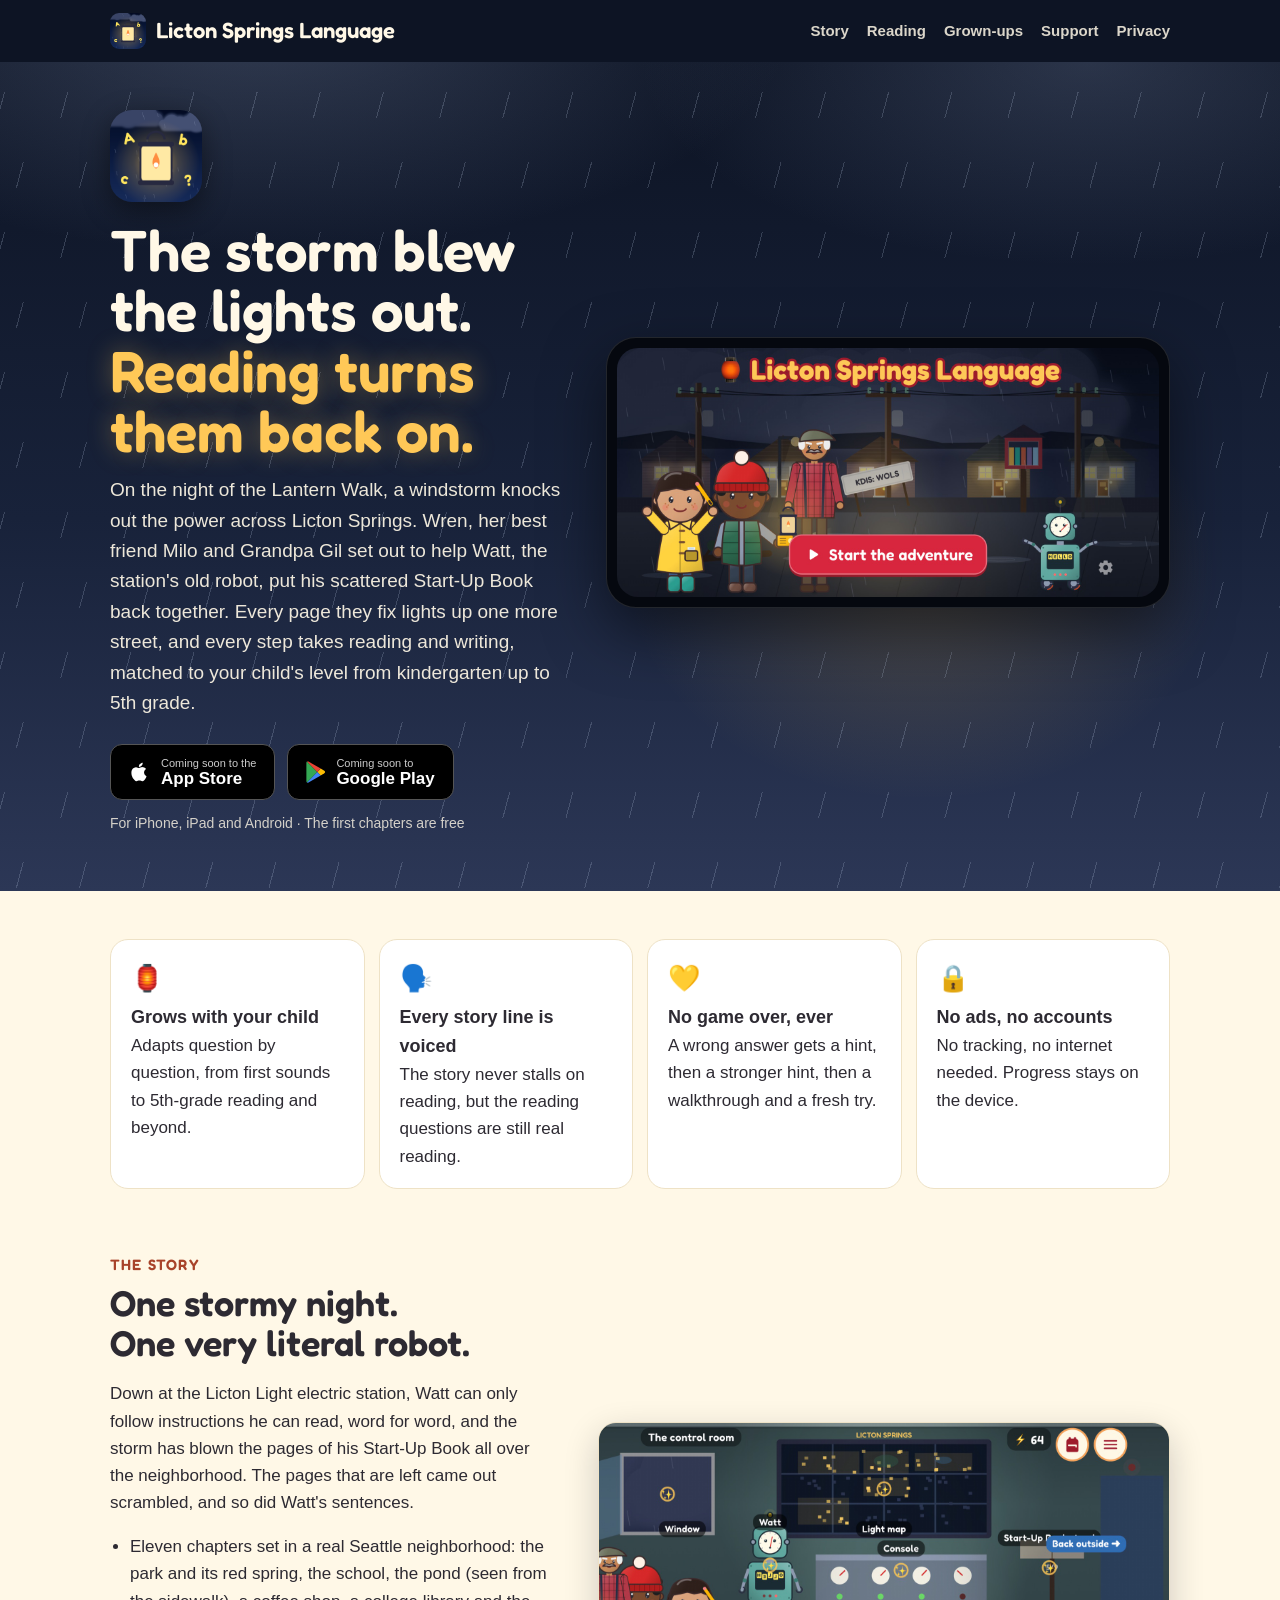
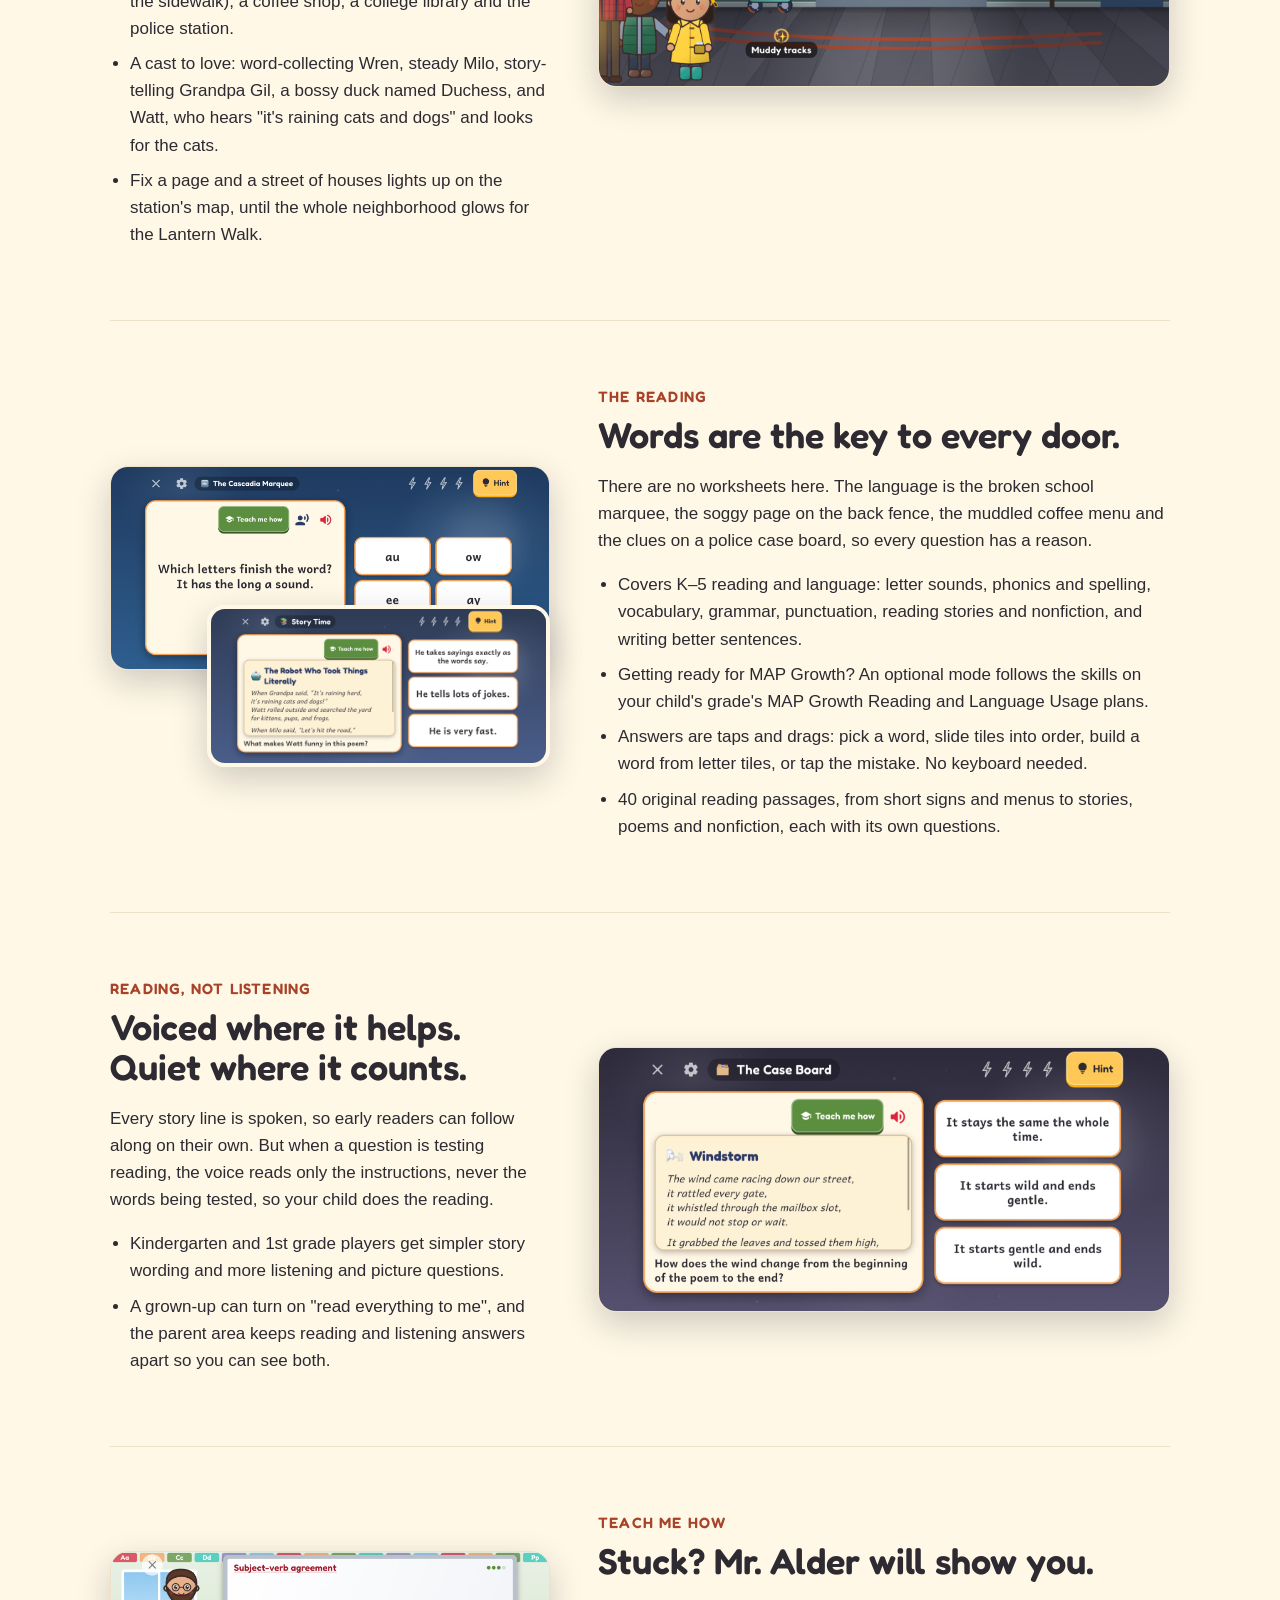
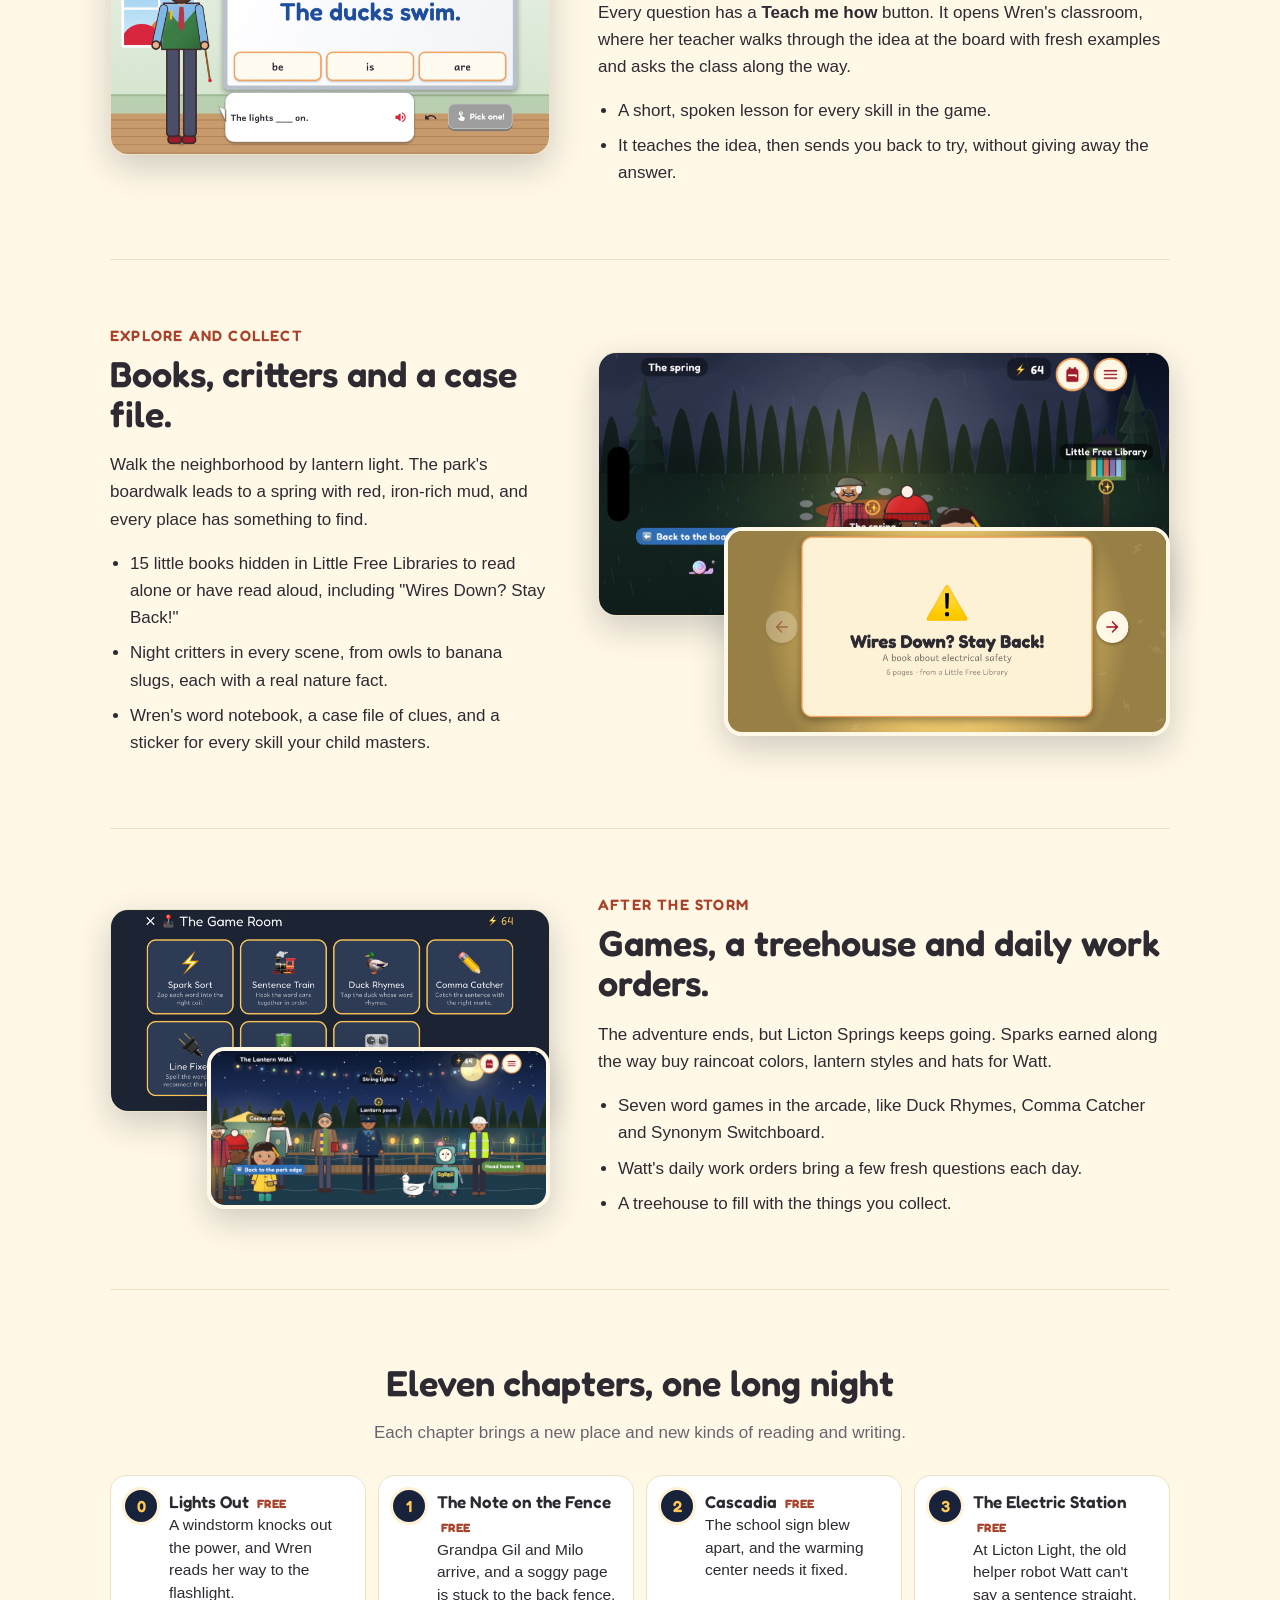
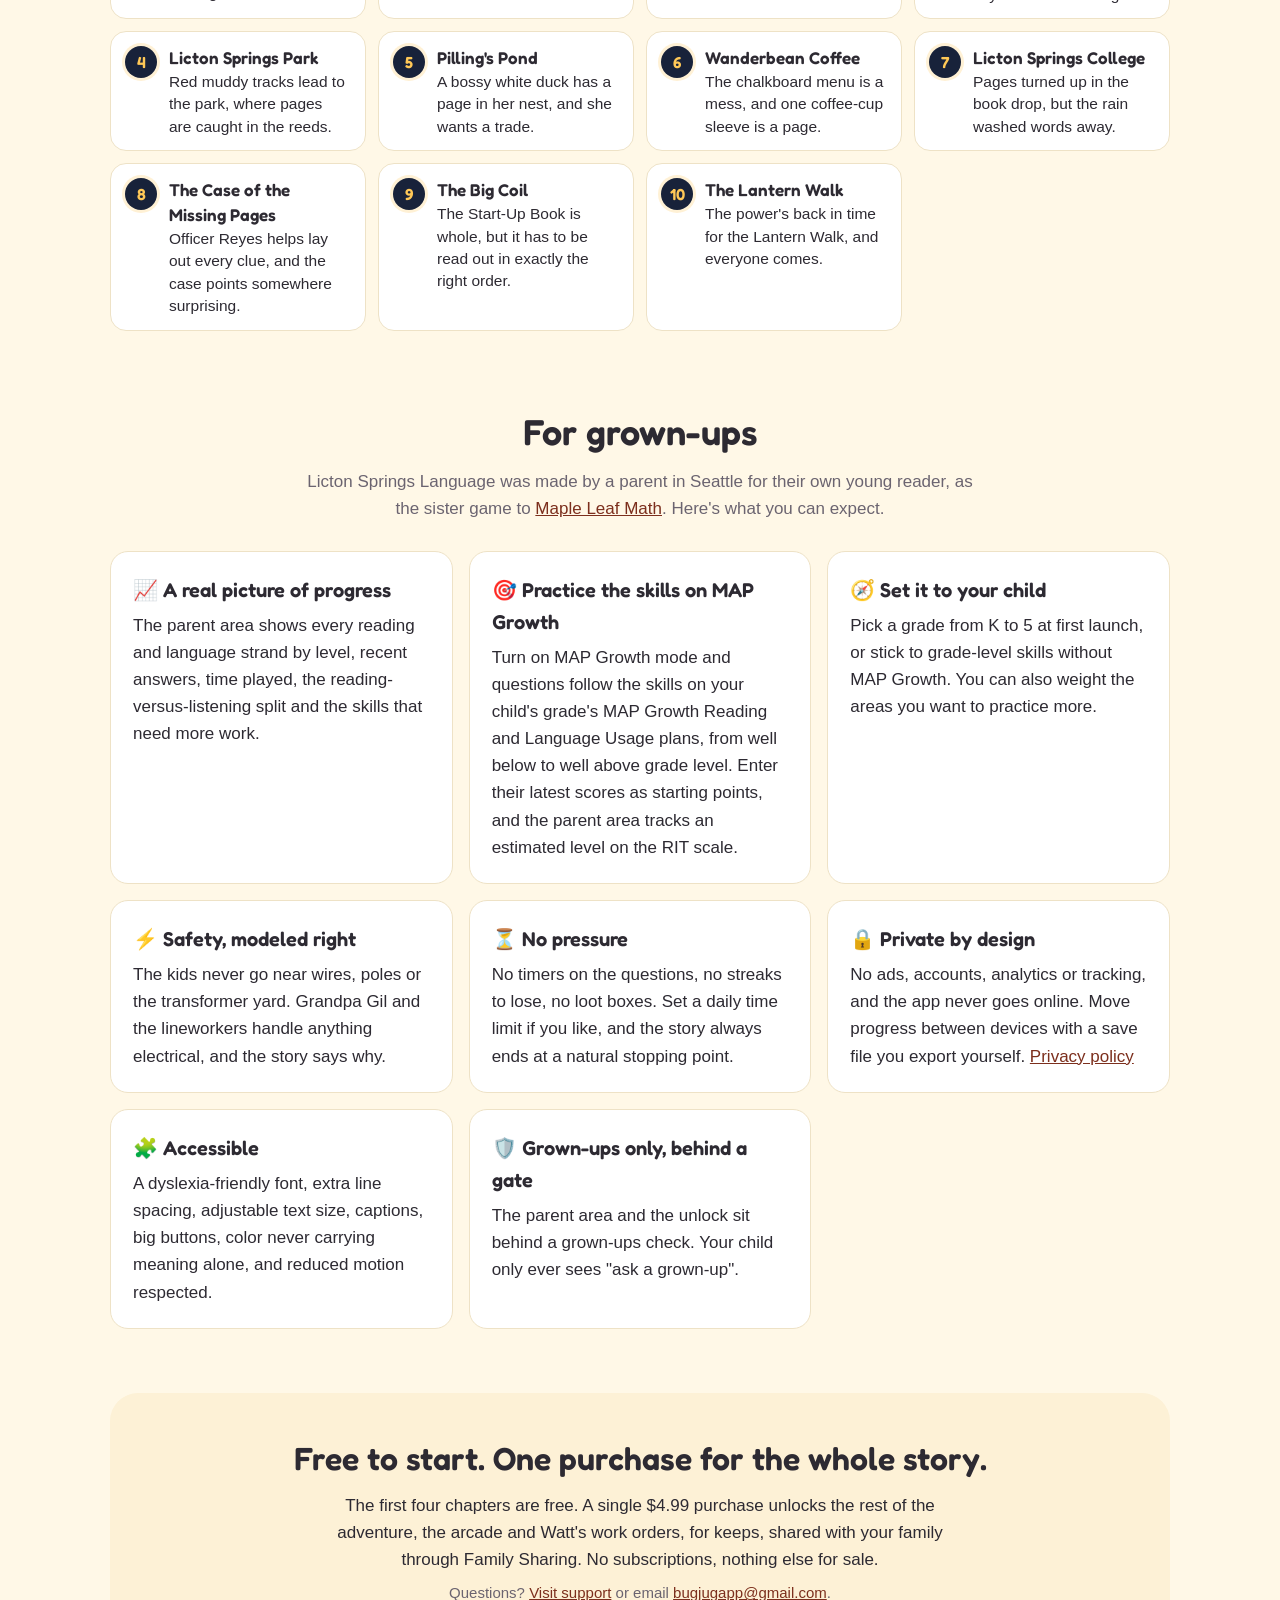
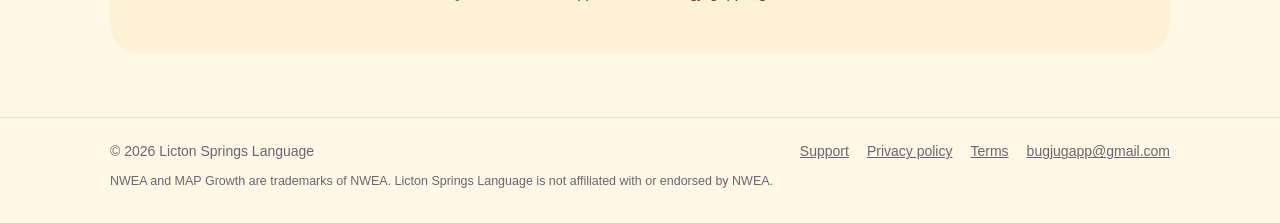
<file: index.html>
<!DOCTYPE html>
<html lang="en">
<head>
  <meta charset="utf-8">
  <meta name="viewport" content="width=device-width, initial-scale=1">
  <title>Licton Springs Language: A Reading Adventure</title>
  <meta name="description" content="A story-driven reading and writing adventure for kids in kindergarten to 5th grade. A storm knocks out the power, and Wren reads her way across the neighborhood to turn the lights back on. Adaptive phonics, vocabulary, grammar, reading and writing, practices the skills on NWEA MAP Growth Reading and Language Usage, fully voiced, no ads, no accounts, no tracking. For iPhone, iPad and Android.">
  <meta property="og:title" content="Licton Springs Language: A Reading Adventure">
  <meta property="og:description" content="The storm blew the power out and scattered a robot's Start-Up Book across the neighborhood. Reading and writing are how you turn the lights back on. Adaptive K–5 reading and language practice inside a fully voiced story, with no ads and no tracking.">
  <meta property="og:image" content="https://lictonspringslanguage.github.io/img/og.jpg">
  <meta property="og:url" content="https://lictonspringslanguage.github.io/">
  <meta name="twitter:card" content="summary_large_image">
  <meta name="theme-color" content="#0d1424">
  <link rel="icon" href="favicon.png">
  <link rel="apple-touch-icon" href="apple-touch-icon.png">
  <link rel="stylesheet" href="style.css">
</head>
<body>
<header class="bar">
  <div class="wrap">
    <a class="brand" href="./"><img src="img/icon.png" alt="">Licton Springs Language</a>
    <nav>
      <a class="wide" href="#story">Story</a>
      <a class="wide" href="#reading">Reading</a>
      <a class="wide" href="#grownups">Grown-ups</a>
      <a href="support.html">Support</a>
      <a href="privacy.html">Privacy</a>
    </nav>
  </div>
</header>

<section class="hero">
  <div class="wrap">
    <div>
      <img class="hero-icon" src="img/icon.png" alt="Licton Springs Language app icon: a lantern in the rain with letters rising around it">
      <h1>The storm blew the lights out.<br><em>Reading turns them back on.</em></h1>
      <p>On the night of the Lantern Walk, a windstorm knocks out the power across Licton Springs.
        Wren, her best friend Milo and Grandpa Gil set out to help Watt, the station's old robot,
        put his scattered Start-Up Book back together. Every page they fix lights up one more street,
        and every step takes reading and writing, matched to your child's level from kindergarten up
        to 5th grade.</p>
      <div class="cta">
        <span class="badge" aria-label="Coming soon to the App Store">
          <svg width="22" height="22" viewBox="0 0 24 24" aria-hidden="true"><path fill="currentColor" d="M16.4 12.6c0-2.6 2.1-3.8 2.2-3.9-1.2-1.8-3.1-2-3.7-2-1.6-.2-3.1.9-3.9.9-.8 0-2-.9-3.3-.9-1.7 0-3.3 1-4.2 2.5-1.8 3.1-.5 7.7 1.3 10.2.9 1.2 1.9 2.6 3.2 2.6 1.3-.1 1.8-.8 3.3-.8 1.6 0 2 .8 3.3.8 1.4 0 2.3-1.3 3.1-2.5 1-1.4 1.4-2.8 1.4-2.9 0 0-2.7-1-2.7-4zM13.9 5c.7-.9 1.2-2 1-3.2-1 0-2.3.7-3 1.6-.7.8-1.2 2-1.1 3.1 1.2.1 2.3-.6 3.1-1.5z"/></svg>
          <span><small>Coming soon to the</small>App Store</span>
        </span>
        <span class="badge" aria-label="Coming soon to Google Play">
          <svg width="20" height="22" viewBox="0 0 20 22" aria-hidden="true"><path fill="#34a853" d="M1 .6 11.3 11 1 21.4c-.4-.2-.6-.6-.6-1.1V1.7C.4 1.2.6.8 1 .6z"/><path fill="#fbbc04" d="m14.7 7.6 3.6 2.1c1 .6 1 2 0 2.6l-3.6 2.1-3.4-3.4z"/><path fill="#4285f4" d="M11.3 11 14.7 14.4 2.5 21.4c-.5.3-1 .3-1.5 0z"/><path fill="#ea4335" d="M1 .6c.5-.3 1-.3 1.5 0l12.2 7-3.4 3.4z"/></svg>
          <span><small>Coming soon to</small>Google Play</span>
        </span>
        <span class="note">For iPhone, iPad and Android · The first chapters are free</span>
      </div>
    </div>
    <div class="device"><img src="img/title.jpg" alt="The title screen: Wren, Milo and Grandpa Gil on a stormy street at night, with Watt the robot and a Start the adventure button"></div>
  </div>
</section>

<main class="wrap">
  <ul class="pills">
    <li><span class="e">🏮</span><strong>Grows with your child</strong>Adapts question by question, from first sounds to 5th-grade reading and beyond.</li>
    <li><span class="e">🗣️</span><strong>Every story line is voiced</strong>The story never stalls on reading, but the reading questions are still real reading.</li>
    <li><span class="e">💛</span><strong>No game over, ever</strong>A wrong answer gets a hint, then a stronger hint, then a walkthrough and a fresh try.</li>
    <li><span class="e">🔒</span><strong>No ads, no accounts</strong>No tracking, no internet needed. Progress stays on the device.</li>
  </ul>

  <div class="feature" id="story">
    <div>
      <p class="kicker">The story</p>
      <h2>One stormy night.<br>One very literal robot.</h2>
      <p>Down at the Licton Light electric station, Watt can only follow instructions he can read,
        word for word, and the storm has blown the pages of his Start-Up Book all over the
        neighborhood. The pages that are left came out scrambled, and so did Watt's sentences.</p>
      <ul>
        <li>Eleven chapters set in a real Seattle neighborhood: the park and its red spring, the
          school, the pond (seen from the sidewalk), a coffee shop, a college library and the
          police station.</li>
        <li>A cast to love: word-collecting Wren, steady Milo, story-telling Grandpa Gil, a bossy
          duck named Duchess, and Watt, who hears "it's raining cats and dogs" and looks for the
          cats.</li>
        <li>Fix a page and a street of houses lights up on the station's map, until the whole
          neighborhood glows for the Lantern Walk.</li>
      </ul>
    </div>
    <figure>
      <img class="shot" src="img/control-room.jpg" alt="The Licton Light control room by lantern light: Watt the robot, the console and the neighborhood light map with a few streets lit" loading="lazy">
    </figure>
  </div>

  <div class="feature flip" id="reading">
    <div>
      <p class="kicker">The reading</p>
      <h2>Words are the key to every door.</h2>
      <p>There are no worksheets here. The language is the broken school marquee, the soggy page on
        the back fence, the muddled coffee menu and the clues on a police case board, so every
        question has a reason.</p>
      <ul>
        <li>Covers K–5 reading and language: letter sounds, phonics and spelling, vocabulary,
          grammar, punctuation, reading stories and nonfiction, and writing better sentences.</li>
        <li>Getting ready for MAP Growth? An optional mode follows the skills on your child's
          grade's MAP Growth Reading and Language Usage plans.</li>
        <li>Answers are taps and drags: pick a word, slide tiles into order, build a word from
          letter tiles, or tap the mistake. No keyboard needed.</li>
        <li>40 original reading passages, from short signs and menus to stories, poems and
          nonfiction, each with its own questions.</li>
      </ul>
    </div>
    <figure>
      <img class="shot" src="img/marquee.jpg" alt="A puzzle at the Cascadia school marquee: which letters finish the word st__ with the long a sound" loading="lazy">
      <img class="shot small" src="img/passage.jpg" alt="A poem called The Robot Who Took Things Literally, with the question: what makes Watt funny in this poem?" loading="lazy">
    </figure>
  </div>

  <div class="feature">
    <div>
      <p class="kicker">Reading, not listening</p>
      <h2>Voiced where it helps.<br>Quiet where it counts.</h2>
      <p>Every story line is spoken, so early readers can follow along on their own. But when a
        question is testing reading, the voice reads only the instructions, never the words being
        tested, so your child does the reading.</p>
      <ul>
        <li>Kindergarten and 1st grade players get simpler story wording and more listening and
          picture questions.</li>
        <li>A grown-up can turn on "read everything to me", and the parent area keeps reading and
          listening answers apart so you can see both.</li>
      </ul>
    </div>
    <figure>
      <img class="shot" src="img/case-board.jpg" alt="A reading question at the case board: a poem called Windstorm, asking how the wind changes from beginning to end" loading="lazy">
    </figure>
  </div>

  <div class="feature flip">
    <div>
      <p class="kicker">Teach me how</p>
      <h2>Stuck? Mr. Alder will show you.</h2>
      <p>Every question has a <strong>Teach me how</strong> button. It opens Wren's classroom,
        where her teacher walks through the idea at the board with fresh examples and asks the class
        along the way.</p>
      <ul>
        <li>A short, spoken lesson for every skill in the game.</li>
        <li>It teaches the idea, then sends you back to try, without giving away the answer.</li>
      </ul>
    </div>
    <figure>
      <img class="shot" src="img/lesson.jpg" alt="Mr. Alder's lesson on subject-verb agreement: The ducks swim. The class picks be, is or are for The lights ___ on." loading="lazy">
    </figure>
  </div>

  <div class="feature">
    <div>
      <p class="kicker">Explore and collect</p>
      <h2>Books, critters and a case file.</h2>
      <p>Walk the neighborhood by lantern light. The park's boardwalk leads to a spring with red,
        iron-rich mud, and every place has something to find.</p>
      <ul>
        <li>15 little books hidden in Little Free Libraries to read alone or have read aloud,
          including "Wires Down? Stay Back!"</li>
        <li>Night critters in every scene, from owls to banana slugs, each with a real nature fact.</li>
        <li>Wren's word notebook, a case file of clues, and a sticker for every skill your child masters.</li>
      </ul>
    </div>
    <figure>
      <img class="shot" src="img/spring.jpg" alt="The spring in Licton Springs Park at night: Grandpa Gil, Milo and Wren by lantern light, with a Little Free Library" loading="lazy">
      <img class="shot small" src="img/book.jpg" alt="The cover of the book Wires Down? Stay Back!, a book about electrical safety" loading="lazy">
    </figure>
  </div>

  <div class="feature flip">
    <div>
      <p class="kicker">After the storm</p>
      <h2>Games, a treehouse and daily work orders.</h2>
      <p>The adventure ends, but Licton Springs keeps going. Sparks earned along the way buy
        raincoat colors, lantern styles and hats for Watt.</p>
      <ul>
        <li>Seven word games in the arcade, like Duck Rhymes, Comma Catcher and Synonym Switchboard.</li>
        <li>Watt's daily work orders bring a few fresh questions each day.</li>
        <li>A treehouse to fill with the things you collect.</li>
      </ul>
    </div>
    <figure>
      <img class="shot" src="img/arcade.jpg" alt="The Game Room: Spark Sort, Sentence Train, Duck Rhymes, Comma Catcher, Line Fixer, Prefix Power-Up and Synonym Switchboard" loading="lazy">
      <img class="shot small" src="img/lantern-walk.jpg" alt="The Lantern Walk: the whole cast under string lights by the park, with Duchess the duck and Watt" loading="lazy">
    </figure>
  </div>

  <section class="chapters" id="chapters">
    <h2>Eleven chapters, one long night</h2>
    <p>Each chapter brings a new place and new kinds of reading and writing.</p>
    <ol>
      <li><strong>Lights Out <span class="free">Free</span></strong>A windstorm knocks out the power, and Wren reads her way to the flashlight.</li>
      <li><strong>The Note on the Fence <span class="free">Free</span></strong>Grandpa Gil and Milo arrive, and a soggy page is stuck to the back fence.</li>
      <li><strong>Cascadia <span class="free">Free</span></strong>The school sign blew apart, and the warming center needs it fixed.</li>
      <li><strong>The Electric Station <span class="free">Free</span></strong>At Licton Light, the old helper robot Watt can't say a sentence straight.</li>
      <li><strong>Licton Springs Park</strong>Red muddy tracks lead to the park, where pages are caught in the reeds.</li>
      <li><strong>Pilling's Pond</strong>A bossy white duck has a page in her nest, and she wants a trade.</li>
      <li><strong>Wanderbean Coffee</strong>The chalkboard menu is a mess, and one coffee-cup sleeve is a page.</li>
      <li><strong>Licton Springs College</strong>Pages turned up in the book drop, but the rain washed words away.</li>
      <li><strong>The Case of the Missing Pages</strong>Officer Reyes helps lay out every clue, and the case points somewhere surprising.</li>
      <li><strong>The Big Coil</strong>The Start-Up Book is whole, but it has to be read out in exactly the right order.</li>
      <li><strong>The Lantern Walk</strong>The power's back in time for the Lantern Walk, and everyone comes.</li>
    </ol>
  </section>

  <section class="grownups" id="grownups">
    <h2>For grown-ups</h2>
    <p>Licton Springs Language was made by a parent in Seattle for their own young reader, as the
      sister game to <a href="https://mapleleafmath.github.io/">Maple Leaf Math</a>. Here's what you
      can expect.</p>
    <div class="cards">
      <div class="card">
        <h3>📈 A real picture of progress</h3>
        <p>The parent area shows every reading and language strand by level, recent answers,
          time played, the reading-versus-listening split and the skills that need more work.</p>
      </div>
      <div class="card">
        <h3>🎯 Practice the skills on MAP Growth</h3>
        <p>Turn on MAP Growth mode and questions follow the skills on your child's grade's MAP
          Growth Reading and Language Usage plans, from well below to well above grade level.
          Enter their latest scores as starting points, and the parent area tracks an estimated
          level on the RIT scale.</p>
      </div>
      <div class="card">
        <h3>🧭 Set it to your child</h3>
        <p>Pick a grade from K to 5 at first launch, or stick to grade-level skills without MAP
          Growth. You can also weight the areas you want to practice more.</p>
      </div>
      <div class="card">
        <h3>⚡ Safety, modeled right</h3>
        <p>The kids never go near wires, poles or the transformer yard. Grandpa Gil and the
          lineworkers handle anything electrical, and the story says why.</p>
      </div>
      <div class="card">
        <h3>⏳ No pressure</h3>
        <p>No timers on the questions, no streaks to lose, no loot boxes. Set a daily time limit if
          you like, and the story always ends at a natural stopping point.</p>
      </div>
      <div class="card">
        <h3>🔒 Private by design</h3>
        <p>No ads, accounts, analytics or tracking, and the app never goes online. Move progress
          between devices with a save file you export yourself. <a href="privacy.html">Privacy policy</a></p>
      </div>
      <div class="card">
        <h3>🧩 Accessible</h3>
        <p>A dyslexia-friendly font, extra line spacing, adjustable text size, captions, big
          buttons, color never carrying meaning alone, and reduced motion respected.</p>
      </div>
      <div class="card">
        <h3>🛡️ Grown-ups only, behind a gate</h3>
        <p>The parent area and the unlock sit behind a grown-ups check. Your child only ever sees
          "ask a grown-up".</p>
      </div>
    </div>
  </section>

  <div class="closing">
    <h2>Free to start. One purchase for the whole story.</h2>
    <p>The first four chapters are free. A single $4.99 purchase unlocks the rest of the adventure,
      the arcade and Watt's work orders, for keeps, shared with your family through Family
      Sharing. No subscriptions, nothing else for sale.</p>
    <p class="meta">Questions? <a href="support.html">Visit support</a> or email
      <a href="mailto:bugjugapp@gmail.com">bugjugapp@gmail.com</a>.</p>
  </div>
</main>

<footer>
  <div class="wrap">
    <span>© 2026 Licton Springs Language</span>
    <nav>
      <a href="support.html">Support</a>
      <a href="privacy.html">Privacy policy</a>
      <a href="support.html#terms">Terms</a>
      <a href="mailto:bugjugapp@gmail.com">bugjugapp@gmail.com</a>
    </nav>
    <span class="fine">NWEA and MAP Growth are trademarks of NWEA. Licton Springs Language is not
      affiliated with or endorsed by NWEA.</span>
  </div>
</footer>
</body>
</html>
</file>
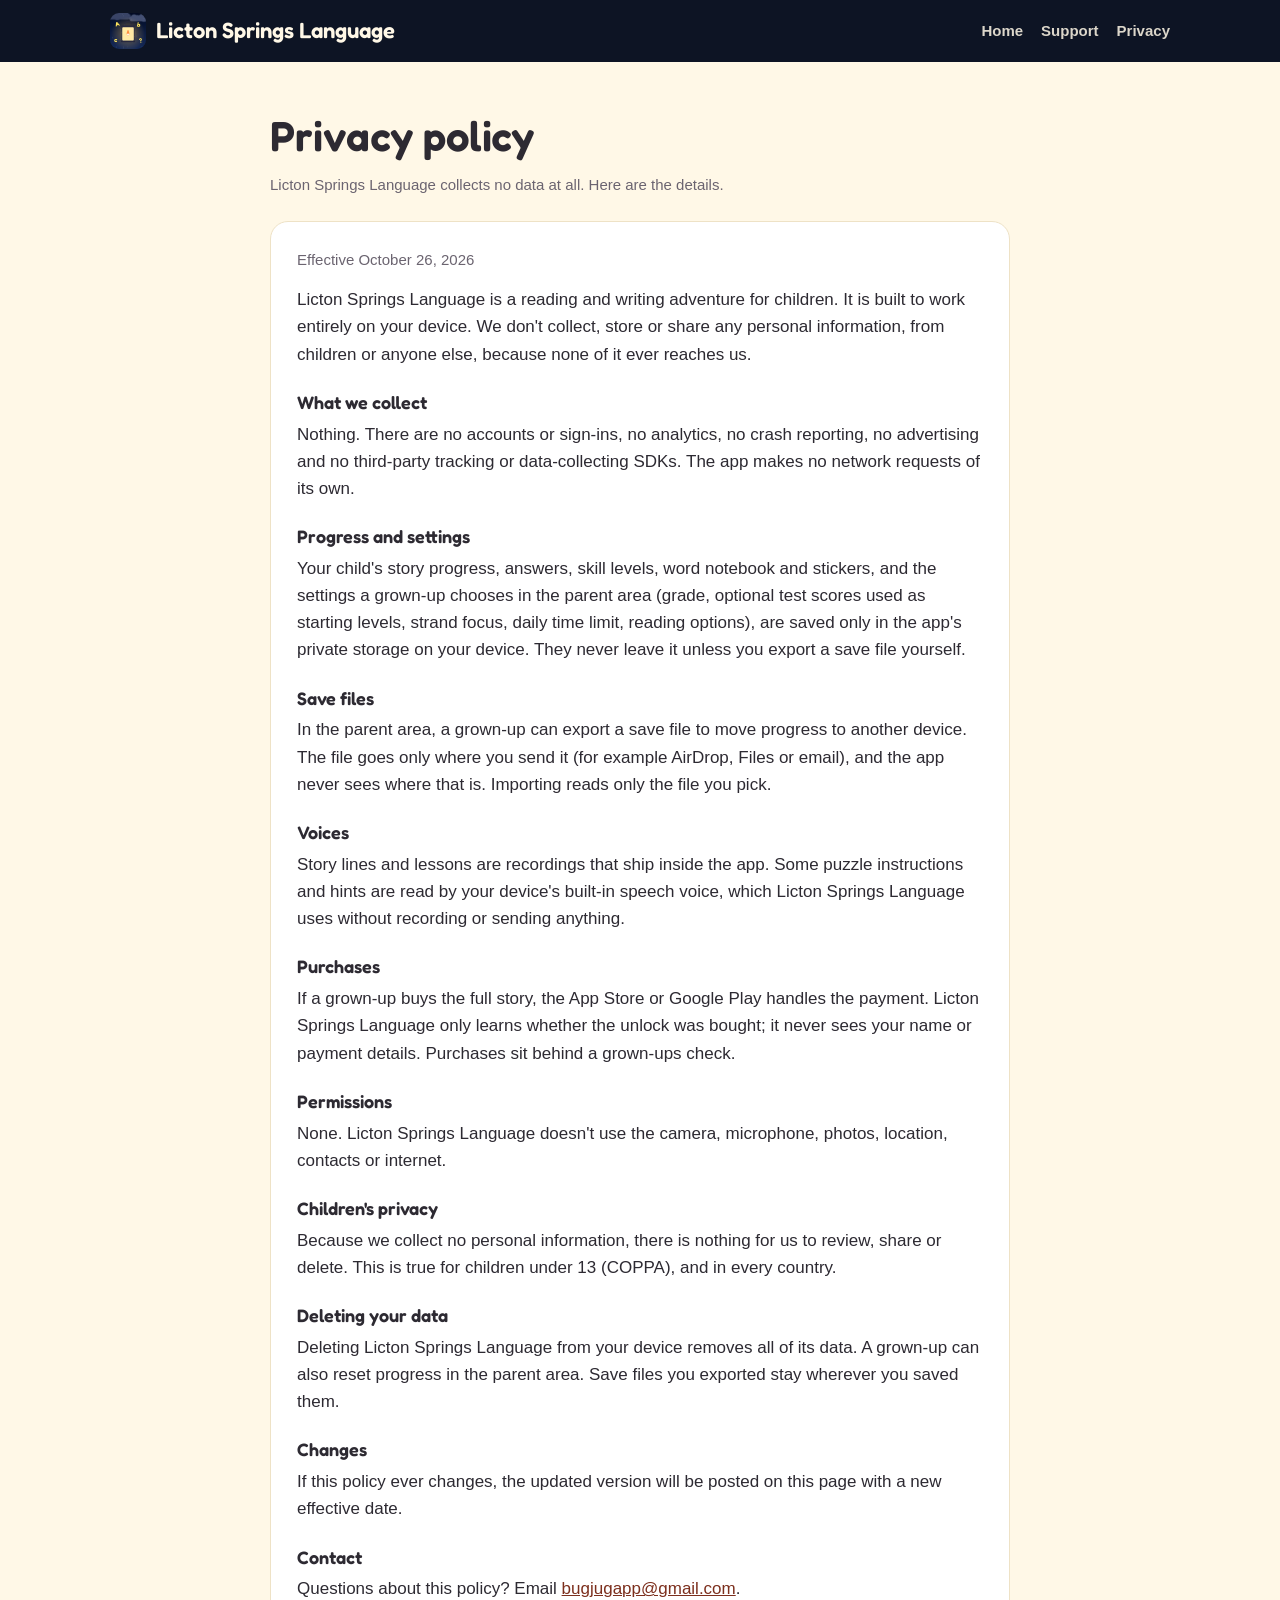
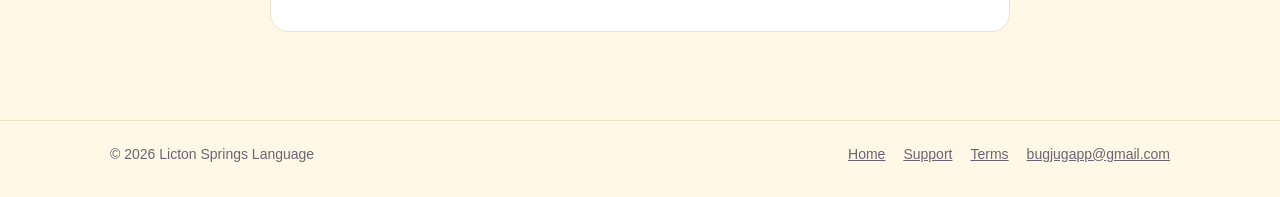
<file: privacy.html>
<!DOCTYPE html>
<html lang="en">
<head>
  <meta charset="utf-8">
  <meta name="viewport" content="width=device-width, initial-scale=1">
  <title>Licton Springs Language Privacy Policy</title>
  <meta name="description" content="Licton Springs Language's privacy policy: no data collected, no accounts, no ads, no tracking. The app never goes online and progress stays on your device.">
  <meta name="theme-color" content="#0d1424">
  <link rel="icon" href="favicon.png">
  <link rel="apple-touch-icon" href="apple-touch-icon.png">
  <link rel="stylesheet" href="style.css">
</head>
<body>
<header class="bar">
  <div class="wrap">
    <a class="brand" href="./"><img src="img/icon.png" alt="">Licton Springs Language</a>
    <nav>
      <a class="wide" href="./">Home</a>
      <a href="support.html">Support</a>
      <a href="privacy.html">Privacy</a>
    </nav>
  </div>
</header>
<main class="doc">
  <h1>Privacy policy</h1>
  <p class="meta">Licton Springs Language collects no data at all. Here are the details.</p>

  <section id="privacy">
    <p class="meta">Effective October 26, 2026</p>
    <p>Licton Springs Language is a reading and writing adventure for children. It is built to work entirely on your
      device. We don't collect, store or share any personal information, from children or anyone
      else, because none of it ever reaches us.</p>

    <h3>What we collect</h3>
    <p>Nothing. There are no accounts or sign-ins, no analytics, no crash reporting, no advertising
      and no third-party tracking or data-collecting SDKs. The app makes no network requests of its own.</p>

    <h3>Progress and settings</h3>
    <p>Your child's story progress, answers, skill levels, word notebook and stickers, and the settings a grown-up
      chooses in the parent area (grade, optional test scores used as starting levels, strand focus,
      daily time limit, reading options), are saved only in the app's private storage on your device. They never
      leave it unless you export a save file yourself.</p>

    <h3>Save files</h3>
    <p>In the parent area, a grown-up can export a save file to move progress to another device.
      The file goes only where you send it (for example AirDrop, Files or email), and the app never
      sees where that is. Importing reads only the file you pick.</p>

    <h3>Voices</h3>
    <p>Story lines and lessons are recordings that ship inside the app. Some puzzle instructions and
      hints are read by your device's built-in speech voice, which Licton Springs Language uses without recording or sending
      anything.</p>

    <h3>Purchases</h3>
    <p>If a grown-up buys the full story, the App Store or Google Play handles the payment. Licton
      Springs Language only learns whether the unlock was bought; it never sees your name or payment
      details. Purchases sit behind a grown-ups check.</p>

    <h3>Permissions</h3>
    <p>None. Licton Springs Language doesn't use the camera, microphone, photos, location, contacts
      or internet.</p>

    <h3>Children's privacy</h3>
    <p>Because we collect no personal information, there is nothing for us to review, share or
      delete. This is true for children under 13 (COPPA), and in every country.</p>

    <h3>Deleting your data</h3>
    <p>Deleting Licton Springs Language from your device removes all of its data. A grown-up can also reset
      progress in the parent area. Save files you exported stay wherever you saved them.</p>

    <h3>Changes</h3>
    <p>If this policy ever changes, the updated version will be posted on this page with a new
      effective date.</p>

    <h3>Contact</h3>
    <p>Questions about this policy? Email <a href="mailto:bugjugapp@gmail.com">bugjugapp@gmail.com</a>.</p>
  </section>
</main>
<footer>
  <div class="wrap">
    <span>© 2026 Licton Springs Language</span>
    <nav>
      <a href="./">Home</a>
      <a href="support.html">Support</a>
      <a href="support.html#terms">Terms</a>
      <a href="mailto:bugjugapp@gmail.com">bugjugapp@gmail.com</a>
    </nav>
  </div>
</footer>
</body>
</html>
</file>
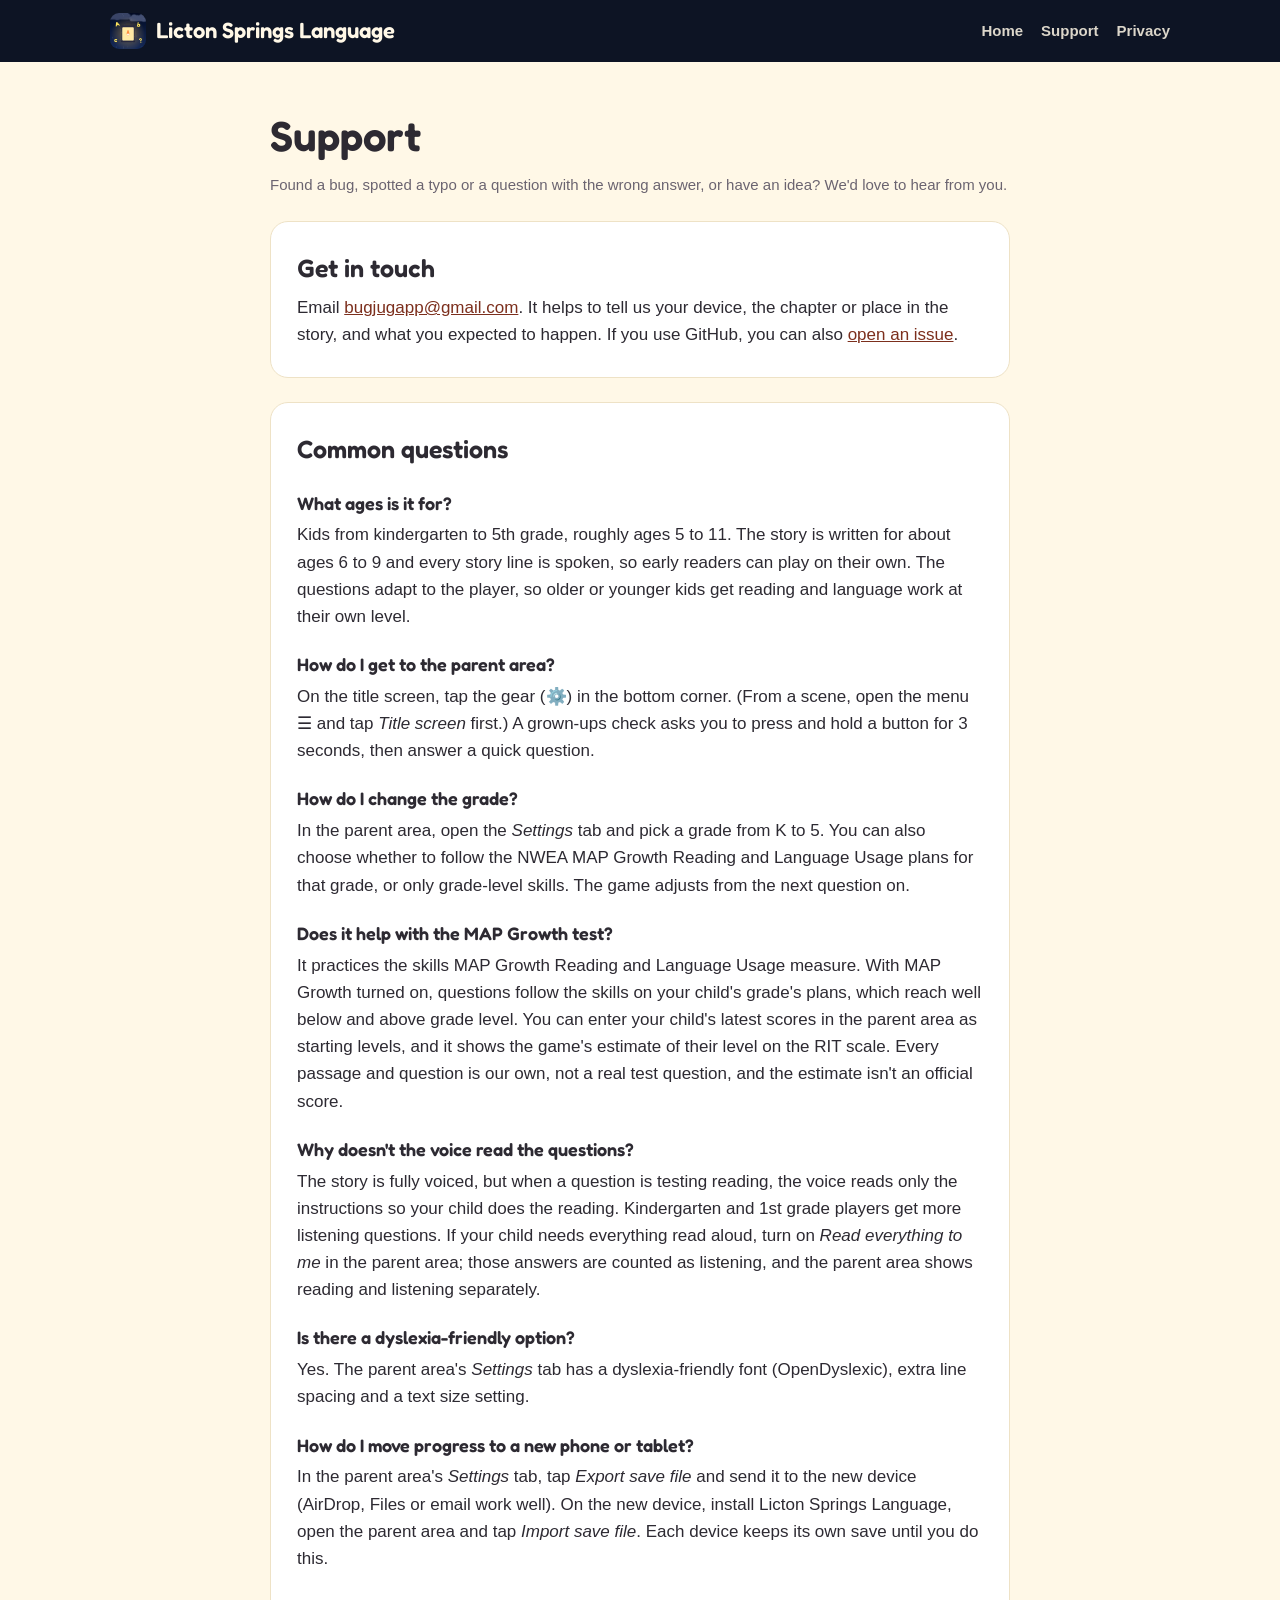
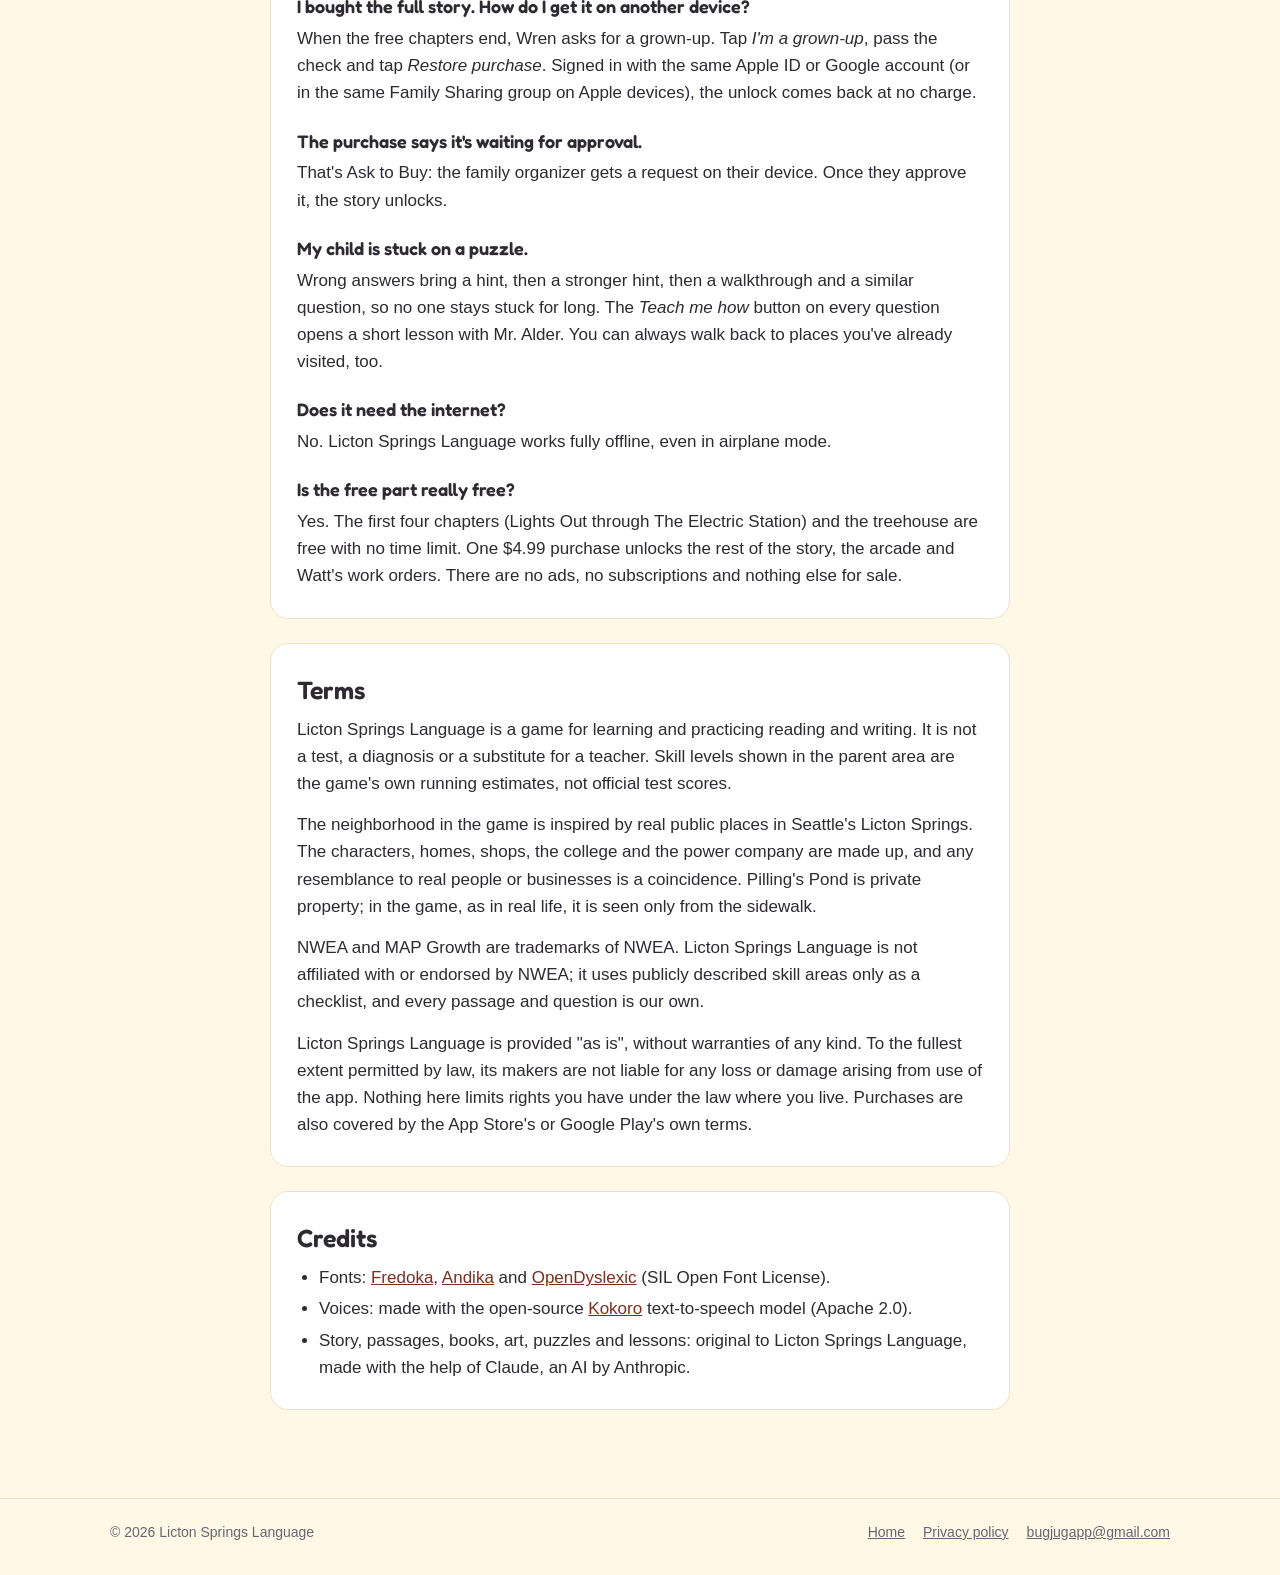
<file: support.html>
<!DOCTYPE html>
<html lang="en">
<head>
  <meta charset="utf-8">
  <meta name="viewport" content="width=device-width, initial-scale=1">
  <title>Licton Springs Language Support</title>
  <meta name="description" content="Help with Licton Springs Language: moving progress to a new device, restoring the unlock, changing the grade, and how to reach us.">
  <meta name="theme-color" content="#0d1424">
  <link rel="icon" href="favicon.png">
  <link rel="apple-touch-icon" href="apple-touch-icon.png">
  <link rel="stylesheet" href="style.css">
</head>
<body>
<header class="bar">
  <div class="wrap">
    <a class="brand" href="./"><img src="img/icon.png" alt="">Licton Springs Language</a>
    <nav>
      <a class="wide" href="./">Home</a>
      <a href="support.html">Support</a>
      <a href="privacy.html">Privacy</a>
    </nav>
  </div>
</header>
<main class="doc">
  <h1>Support</h1>
  <p class="meta">Found a bug, spotted a typo or a question with the wrong answer, or have an idea? We'd love to hear from you.</p>

  <section id="contact">
    <h2>Get in touch</h2>
    <p>Email <a href="mailto:bugjugapp@gmail.com">bugjugapp@gmail.com</a>. It helps to tell us your
      device, the chapter or place in the story, and what you expected to happen. If you use GitHub,
      you can also <a href="https://github.com/lictonspringslanguage/lictonspringslanguage.github.io/issues/new">open an issue</a>.</p>
  </section>

  <section id="faq">
    <h2>Common questions</h2>

    <h3>What ages is it for?</h3>
    <p>Kids from kindergarten to 5th grade, roughly ages 5 to 11. The story is written for about
      ages 6 to 9 and every story line is spoken, so early readers can play on their own. The
      questions adapt to the player, so older or younger kids get reading and language work at
      their own level.</p>

    <h3>How do I get to the parent area?</h3>
    <p>On the title screen, tap the gear (⚙️) in the bottom corner. (From a scene, open the menu
      ☰ and tap <em>Title screen</em> first.) A grown-ups check asks you to press and hold a button
      for 3 seconds, then answer a quick question.</p>

    <h3>How do I change the grade?</h3>
    <p>In the parent area, open the <em>Settings</em> tab and pick a grade from K to 5. You can also choose
      whether to follow the NWEA MAP Growth Reading and Language Usage plans for that grade, or
      only grade-level skills. The game adjusts from the next question on.</p>

    <h3>Does it help with the MAP Growth test?</h3>
    <p>It practices the skills MAP Growth Reading and Language Usage measure. With MAP Growth turned
      on, questions follow the skills on your child's grade's plans, which reach well below and above
      grade level. You can enter your child's latest scores in the parent area as starting levels,
      and it shows the game's estimate of their level on the RIT scale. Every passage and question
      is our own, not a real test question, and the estimate isn't an official score.</p>

    <h3>Why doesn't the voice read the questions?</h3>
    <p>The story is fully voiced, but when a question is testing reading, the voice reads only the
      instructions so your child does the reading. Kindergarten and 1st grade players get more
      listening questions. If your child needs everything read aloud, turn on <em>Read everything
      to me</em> in the parent area; those answers are counted as listening, and the parent area
      shows reading and listening separately.</p>

    <h3>Is there a dyslexia-friendly option?</h3>
    <p>Yes. The parent area's <em>Settings</em> tab has a dyslexia-friendly font (OpenDyslexic),
      extra line spacing and a text size setting.</p>

    <h3>How do I move progress to a new phone or tablet?</h3>
    <p>In the parent area's <em>Settings</em> tab, tap <em>Export save file</em> and send it to the new
      device (AirDrop, Files or email work well). On the new device, install Licton Springs Language, open the
      parent area and tap <em>Import save file</em>. Each device keeps its own save until you do this.</p>

    <h3>I bought the full story. How do I get it on another device?</h3>
    <p>When the free chapters end, Wren asks for a grown-up. Tap <em>I'm a grown-up</em>, pass the
      check and tap <em>Restore purchase</em>. Signed in with the same Apple ID or Google account (or
      in the same Family Sharing group on Apple devices), the unlock comes back at no charge.</p>

    <h3>The purchase says it's waiting for approval.</h3>
    <p>That's Ask to Buy: the family organizer gets a request on their device. Once they approve
      it, the story unlocks.</p>

    <h3>My child is stuck on a puzzle.</h3>
    <p>Wrong answers bring a hint, then a stronger hint, then a walkthrough and a similar
      question, so no one stays stuck for long. The <em>Teach me how</em> button on every question
      opens a short lesson with Mr. Alder. You can always walk back to places you've already
      visited, too.</p>

    <h3>Does it need the internet?</h3>
    <p>No. Licton Springs Language works fully offline, even in airplane mode.</p>

    <h3>Is the free part really free?</h3>
    <p>Yes. The first four chapters (Lights Out through The Electric Station) and the treehouse
      are free with no time limit. One $4.99 purchase unlocks the rest of the story, the arcade and
      Watt's work orders. There are no ads,
      no subscriptions and nothing else for sale.</p>
  </section>

  <section id="terms">
    <h2>Terms</h2>
    <p>Licton Springs Language is a game for learning and practicing reading and writing. It is not a test, a diagnosis
      or a substitute for a teacher. Skill levels shown in the parent area are the game's own
      running estimates, not official test scores.</p>
    <p>The neighborhood in the game is inspired by real public places in Seattle's Licton Springs.
      The characters, homes, shops, the college and the power company are made up, and any
      resemblance to real people or businesses is a coincidence. Pilling's Pond is private
      property; in the game, as in real life, it is seen only from the sidewalk.</p>
    <p>NWEA and MAP Growth are trademarks of NWEA. Licton Springs Language is not affiliated with or endorsed
      by NWEA; it uses publicly described skill areas only as a checklist, and every passage and question
      is our own.</p>
    <p>Licton Springs Language is provided "as is", without warranties of any kind. To the fullest extent
      permitted by law, its makers are not liable for any loss or damage arising from use of the app.
      Nothing here limits rights you have under the law where you live. Purchases are also covered
      by the App Store's or Google Play's own terms.</p>
  </section>

  <section id="credits">
    <h2>Credits</h2>
    <ul>
      <li>Fonts: <a href="https://github.com/hyperis/Fredoka">Fredoka</a>,
        <a href="https://software.sil.org/andika/">Andika</a> and
        <a href="https://opendyslexic.org/">OpenDyslexic</a> (SIL Open Font License).</li>
      <li>Voices: made with the open-source <a href="https://github.com/hexgrad/kokoro">Kokoro</a>
        text-to-speech model (Apache 2.0).</li>
      <li>Story, passages, books, art, puzzles and lessons: original to Licton Springs Language, made with the help of Claude,
        an AI by Anthropic.</li>
    </ul>
  </section>
</main>
<footer>
  <div class="wrap">
    <span>© 2026 Licton Springs Language</span>
    <nav>
      <a href="./">Home</a>
      <a href="privacy.html">Privacy policy</a>
      <a href="mailto:bugjugapp@gmail.com">bugjugapp@gmail.com</a>
    </nav>
  </div>
</footer>
</body>
</html>
</file>
<file: style.css>
/* Licton Springs Language: storm-night blue, lantern amber, raincoat yellow and red spring mud. */
@font-face {
  font-family: "Fredoka";
  src: url(fonts/Fredoka-Variable.ttf) format("truetype");
  font-weight: 300 700;
  font-display: swap;
}
:root {
  --night: #18223a;
  --night-deep: #0d1424;
  --dusk: #2c3756;
  --porch: #ffc857;
  --flame: #f08a3c;
  --mud: #a8432a;
  --mud-dark: #7c2f1d;
  --bg: #fff8e7;
  --card: #ffffff;
  --ink: #2d2a32;
  --muted: #6b6470;
  --soft: #fdf1d6;
  --line: #eee2c6;
  --link: #7c2f1d;
}
@media (prefers-color-scheme: dark) {
  :root {
    --bg: #10172a;
    --card: #182239;
    --ink: #f3ecdc;
    --muted: #aeb3c6;
    --soft: #1d2846;
    --line: #2a3658;
    --link: #ffc857;
  }
}
* { box-sizing: border-box; }
html { -webkit-text-size-adjust: 100%; scroll-behavior: smooth; }
@media (prefers-reduced-motion: reduce) { html { scroll-behavior: auto; } }
body {
  margin: 0;
  background: var(--bg);
  color: var(--ink);
  font: 17px/1.6 ui-rounded, "SF Pro Rounded", -apple-system, BlinkMacSystemFont, "Segoe UI", Roboto, Helvetica, Arial, sans-serif;
}
h1, h2, h3, .brand, .kicker { font-family: "Fredoka", ui-rounded, sans-serif; }
img { max-width: 100%; display: block; }
a { color: var(--link); }
.wrap { max-width: 1100px; margin: 0 auto; padding: 0 20px; }

/* Top bar */
.bar { background: var(--night-deep); color: #fff8e7; }
.bar .wrap { display: flex; align-items: center; justify-content: space-between; gap: 12px; height: 62px; }
.brand { display: flex; align-items: center; gap: 10px; color: #fff8e7; text-decoration: none; font-weight: 600; font-size: 22px; }
.brand img { width: 36px; height: 36px; border-radius: 9px; }
.bar nav { display: flex; gap: 18px; font-size: 15px; }
.bar nav a { color: #fff8e7; opacity: .85; text-decoration: none; font-weight: 600; }
.bar nav a:hover { opacity: 1; text-decoration: underline; }

/* Hero: a stormy night lit by one lantern */
.hero {
  color: #fff8e7; padding: 48px 0 56px; overflow: hidden; position: relative; isolation: isolate;
  background:
    radial-gradient(420px 320px at 72% 62%, rgba(255,200,87,.20), transparent 70%),
    radial-gradient(60% 40% at 20% -5%, rgba(120,136,170,.35), transparent 70%),
    radial-gradient(50% 35% at 85% 0%, rgba(120,136,170,.28), transparent 70%),
    linear-gradient(180deg, var(--night-deep) 0%, var(--night) 55%, var(--dusk) 100%);
}
.hero::before {  /* rain */
  content: ""; position: absolute; inset: -40px 0 0; z-index: -1; opacity: .22; pointer-events: none;
  background-image: repeating-linear-gradient(105deg, transparent 0 22px, rgba(200,215,240,.9) 22px 23px, transparent 23px 61px);
  background-size: 100% 140px;
  -webkit-mask-image: repeating-linear-gradient(180deg, #000 0 26px, transparent 26px 70px);
          mask-image: repeating-linear-gradient(180deg, #000 0 26px, transparent 26px 70px);
  animation: rain 1.1s linear infinite;
}
@keyframes rain { to { transform: translate(-25px, 70px); } }
@media (prefers-reduced-motion: reduce) { .hero::before { animation: none; } }
.hero .wrap { display: grid; grid-template-columns: 1fr 1.25fr; gap: 44px; align-items: center; }
.hero-icon { width: 92px; height: 92px; border-radius: 22px; box-shadow: 0 8px 28px rgba(0,0,0,.45); margin-bottom: 18px; }
.hero h1 { font-size: clamp(38px, 5.6vw, 58px); line-height: 1.04; margin: 0 0 14px; font-weight: 600; }
.hero h1 em { font-style: normal; color: var(--porch); text-shadow: 0 0 24px rgba(255,200,87,.35); }
.hero p { font-size: 19px; opacity: .92; margin: 0 0 26px; max-width: 32em; }
.cta { display: flex; flex-wrap: wrap; gap: 12px; align-items: center; }
.badge {
  display: inline-flex; align-items: center; gap: 10px; background: #000; color: #fff; min-height: 56px;
  border: 1px solid #555; border-radius: 12px; padding: 9px 18px; text-decoration: none; font-weight: 700;
}
.badge small { display: block; font-size: 11px; font-weight: 500; opacity: .8; line-height: 1.1; }
.badge span { line-height: 1.15; }
.note { font-size: 14px; opacity: .8; flex-basis: 100%; }
.device {
  background: #05080f; border-radius: 30px; padding: 10px; box-shadow: 0 22px 60px rgba(0,0,0,.5);
  border: 1px solid rgba(255,255,255,.12);
}
.device img { border-radius: 21px; width: 100%; }

/* Pills */
.pills { list-style: none; padding: 0; margin: 48px 0 0; display: grid; grid-template-columns: repeat(auto-fit, minmax(220px, 1fr)); gap: 14px; }
.pills li { background: var(--card); border: 1px solid var(--line); border-radius: 18px; padding: 18px 20px; }
.pills strong { display: block; font-size: 18px; }
.pills .e { font-size: 26px; display: block; margin-bottom: 4px; }

/* Feature rows: copy beside one landscape screenshot */
.feature { display: grid; grid-template-columns: 1fr 1.3fr; gap: 48px; align-items: center; padding: 64px 0; border-bottom: 1px solid var(--line); }
.feature.flip > figure { order: -1; }
.feature h2 { font-size: 36px; line-height: 1.12; margin: 0 0 12px; font-weight: 600; }
.kicker { color: var(--mud); font-weight: 600; letter-spacing: .08em; text-transform: uppercase; font-size: 15px; margin: 0 0 6px; }
@media (prefers-color-scheme: dark) { .kicker { color: var(--porch); } }
.feature ul { padding-left: 20px; margin: 12px 0 0; }
.feature li { margin-bottom: 8px; }
.feature figure { margin: 0; display: grid; gap: 14px; }
.shot { border-radius: 18px; border: 1px solid var(--line); box-shadow: 0 12px 34px rgba(13,20,36,.2); width: 100%; }
.shot.small { width: 78%; justify-self: end; margin-top: -18%; position: relative; border: 4px solid var(--bg); }

/* Chapters: one street lights up per page */
.chapters { padding: 64px 0 8px; }
.chapters h2 { font-size: 36px; margin: 0 0 8px; font-weight: 600; text-align: center; }
.chapters > p { text-align: center; max-width: 40em; margin: 0 auto 28px; color: var(--muted); }
.chapters ol { list-style: none; padding: 0; margin: 0; display: grid; grid-template-columns: repeat(auto-fit, minmax(230px, 1fr)); gap: 12px; counter-reset: ch -1; }
.chapters li { counter-increment: ch; background: var(--card); border: 1px solid var(--line); border-radius: 16px; padding: 14px 16px 12px 58px; position: relative; font-size: 15.5px; line-height: 1.45; }
.chapters li::before {
  content: counter(ch); position: absolute; left: 14px; top: 14px; width: 32px; height: 32px; border-radius: 50%;
  display: grid; place-items: center; font: 600 16px "Fredoka", ui-rounded, sans-serif;
  background: var(--night); color: var(--porch); box-shadow: 0 0 0 3px rgba(255,200,87,.25);
}
.chapters strong { display: block; font-family: "Fredoka", ui-rounded, sans-serif; font-weight: 600; font-size: 17px; }
.chapters .free { font-size: 12px; font-weight: 700; letter-spacing: .04em; text-transform: uppercase; color: var(--mud); margin-left: 4px; }
@media (prefers-color-scheme: dark) { .chapters .free { color: var(--porch); } }

/* Grown-ups */
.grownups { padding: 64px 0 24px; }
.grownups h2 { font-size: 36px; margin: 0 0 8px; font-weight: 600; text-align: center; }
.grownups > p { text-align: center; max-width: 40em; margin: 0 auto 28px; color: var(--muted); }
.cards { display: grid; grid-template-columns: repeat(auto-fit, minmax(280px, 1fr)); gap: 16px; }
.card { background: var(--card); border: 1px solid var(--line); border-radius: 18px; padding: 22px 22px 10px; }
.card h3 { margin: 0 0 6px; font-size: 20px; font-weight: 600; }
.card p { margin: 0 0 12px; }

/* Closing */
.closing { background: var(--soft); border-radius: 28px; padding: 40px 28px; text-align: center; margin: 40px 0 64px; }
.closing h2 { font-size: 32px; margin: 0 0 8px; font-weight: 600; }
.closing p { margin: 0 auto 8px; max-width: 38em; }
.meta { color: var(--muted); font-size: 15px; margin: 0 0 12px; }

/* Document pages */
.doc { max-width: 780px; margin: 0 auto; padding: 40px 20px 64px; }
.doc h1 { font-size: 42px; margin: 0 0 4px; font-weight: 600; }
.doc section { background: var(--card); border: 1px solid var(--line); border-radius: 18px; padding: 26px 26px 14px; margin: 24px 0; }
.doc h2 { font-size: 25px; margin: 0 0 6px; font-weight: 600; }
.doc h3 { font-size: 18px; margin: 20px 0 4px; font-weight: 600; }
.doc p, .doc ul, .doc ol { margin: 0 0 14px; }
.doc ul, .doc ol { padding-left: 22px; }
.doc li { margin-bottom: 4px; }

footer { border-top: 1px solid var(--line); color: var(--muted); font-size: 14px; }
footer .wrap { display: flex; flex-wrap: wrap; gap: 8px 20px; justify-content: space-between; padding-top: 22px; padding-bottom: 32px; }
footer nav { display: flex; flex-wrap: wrap; gap: 6px 18px; }
footer a { color: var(--muted); }
.fine { flex-basis: 100%; font-size: 12.5px; }

@media (max-width: 820px) {
  .bar nav { gap: 12px; font-size: 14px; }
  .bar nav .wide { display: none; }
  .hero { padding: 32px 0 40px; }
  .hero .wrap { grid-template-columns: 1fr; gap: 28px; }
  .device { border-radius: 20px; padding: 6px; }
  .device img { border-radius: 15px; }
  .feature { grid-template-columns: 1fr; gap: 24px; padding: 44px 0; }
  .feature.flip > figure { order: 0; }
  .feature h2, .grownups h2, .chapters h2 { font-size: 29px; }
  .doc section { padding: 20px 18px 8px; }
}
@media (max-width: 440px) {
  .wrap { padding: 0 16px; }
  .brand { font-size: 15.5px; white-space: nowrap; gap: 7px; }
  .brand img { width: 28px; height: 28px; border-radius: 7px; }
  .bar nav { gap: 10px; font-size: 13px; }
}
</file>
